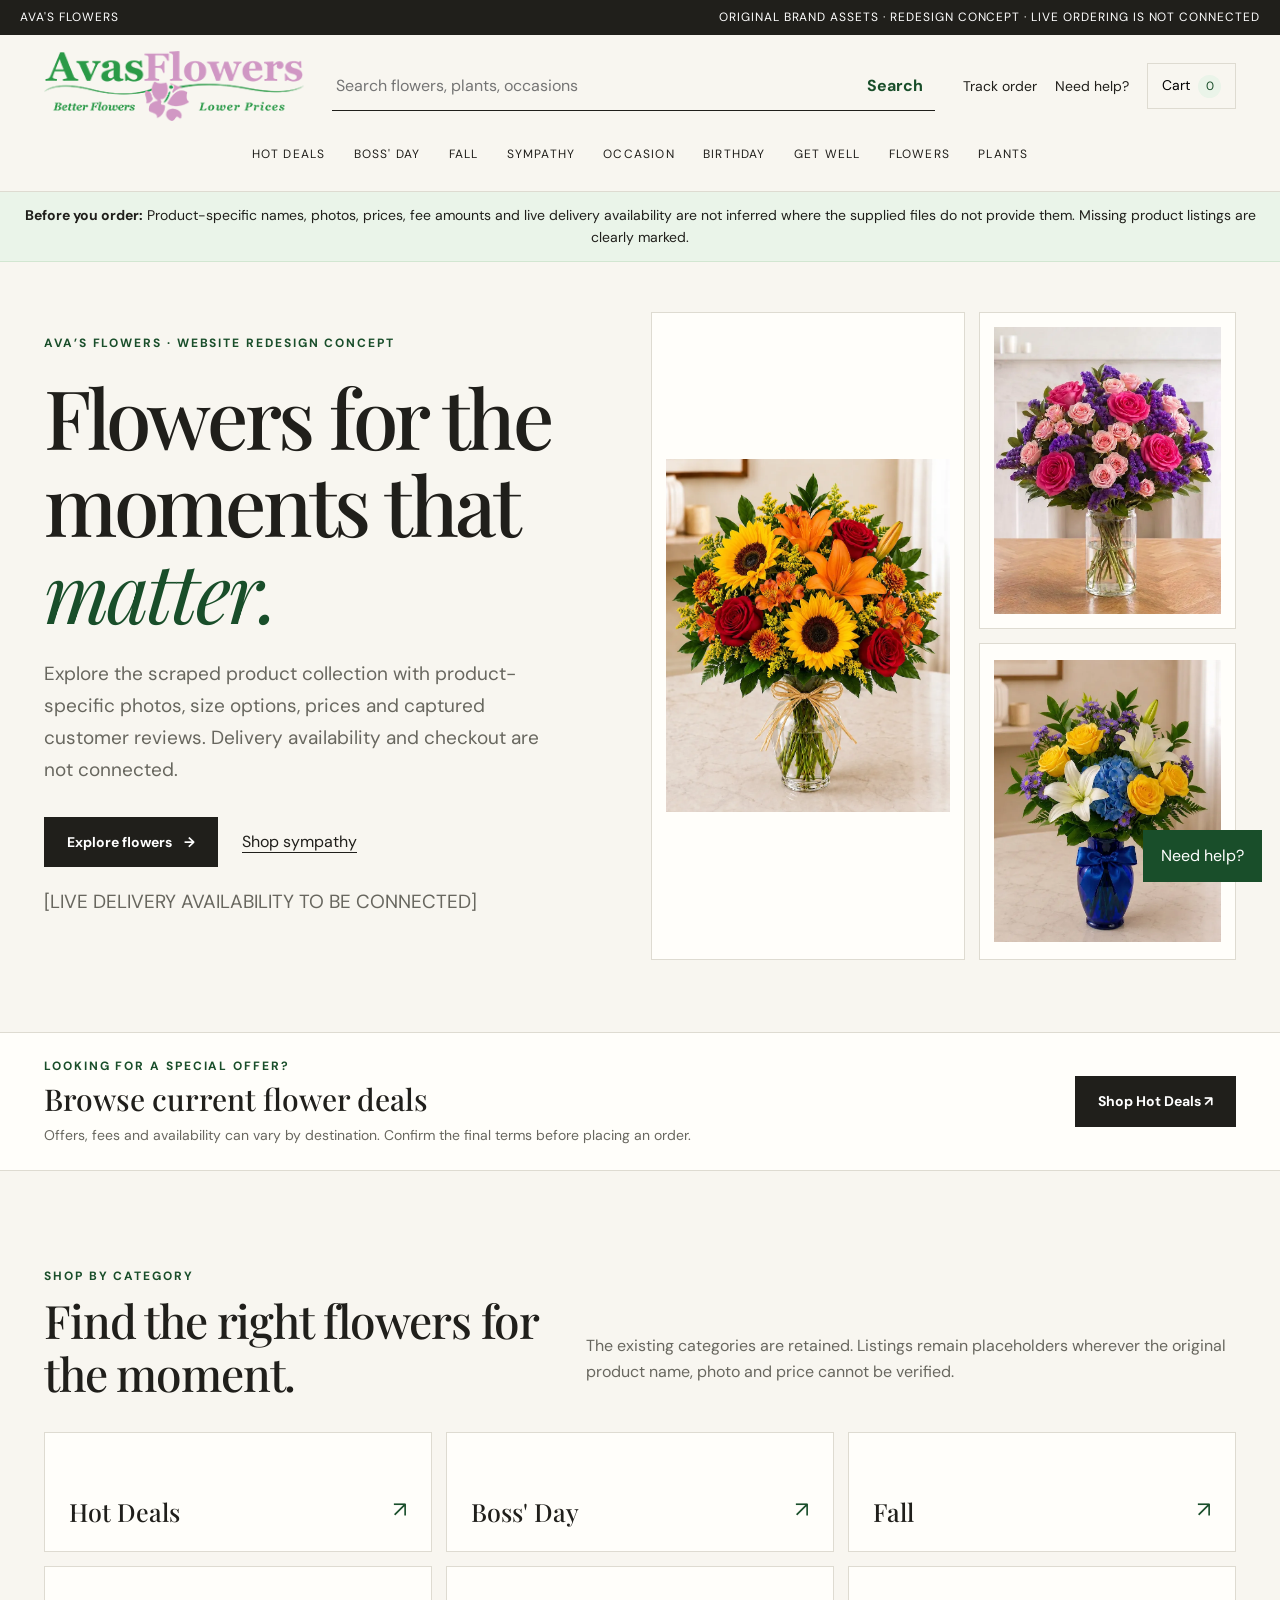
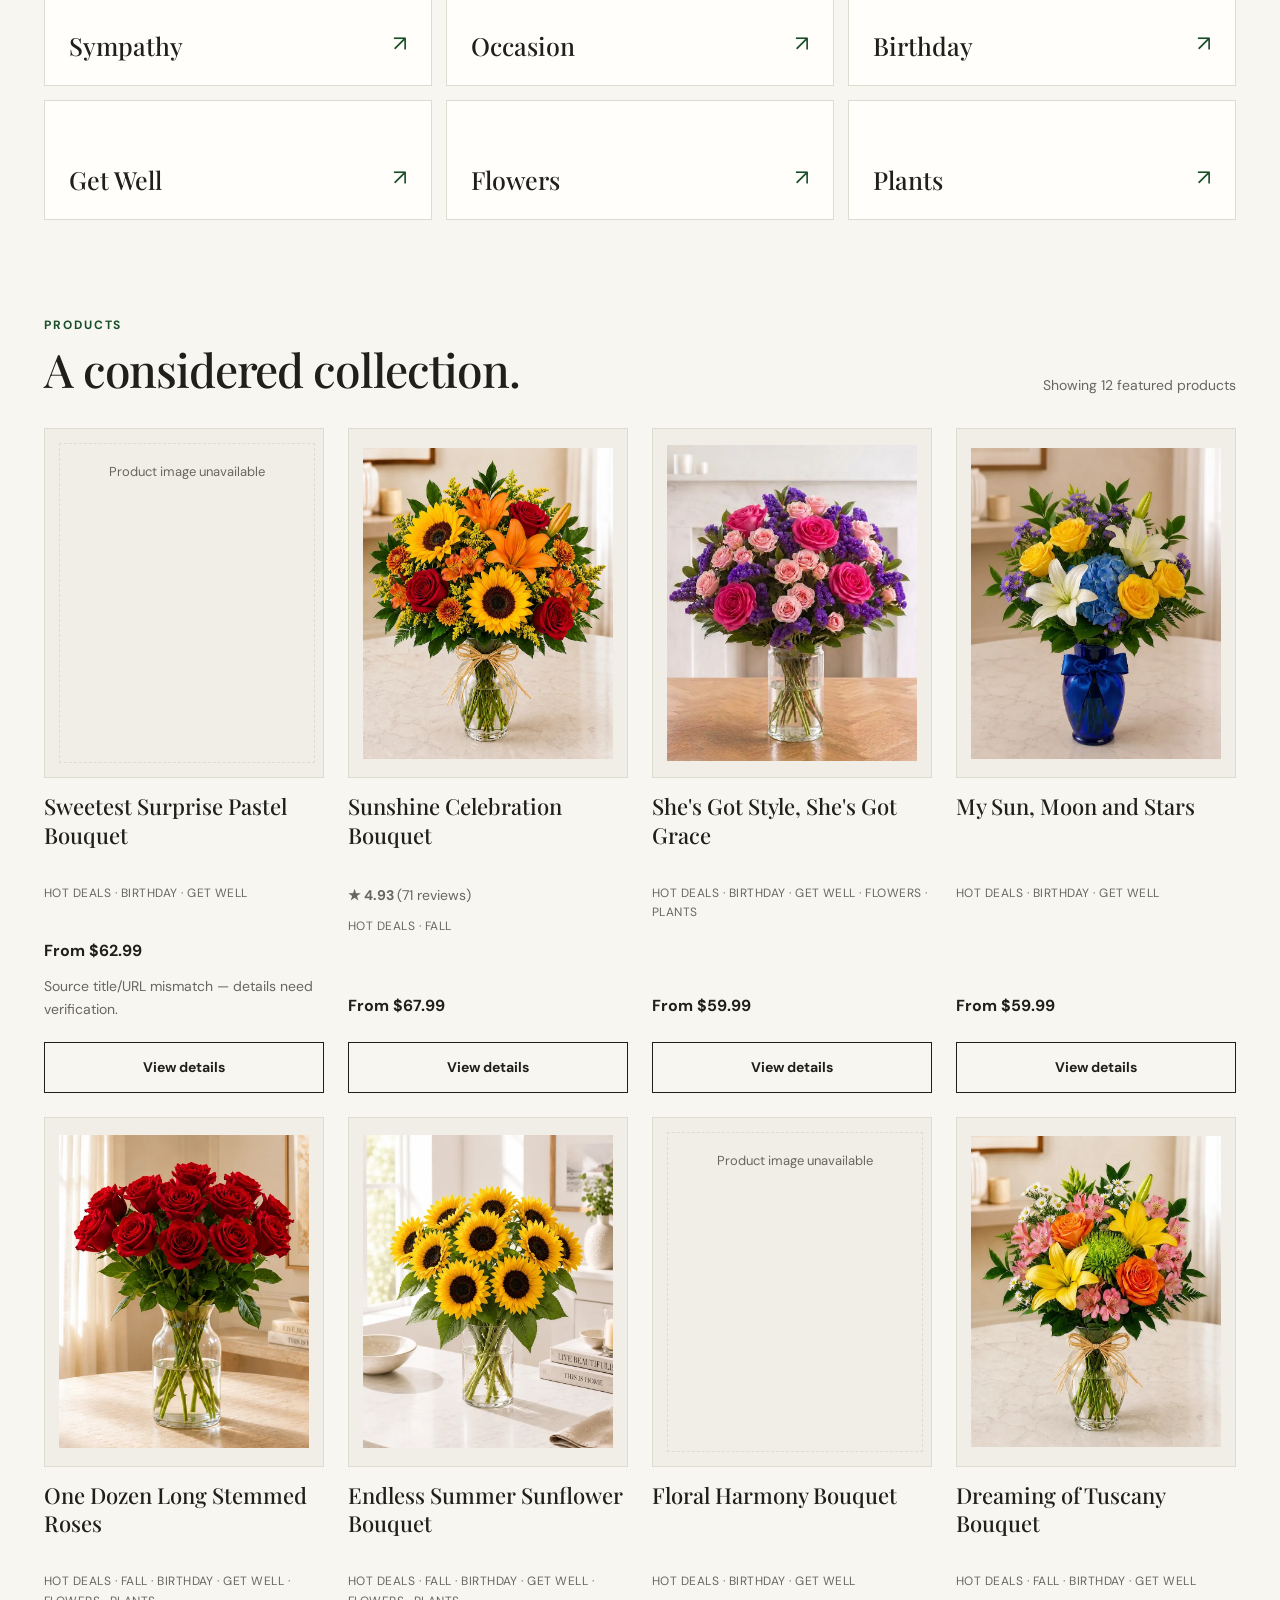
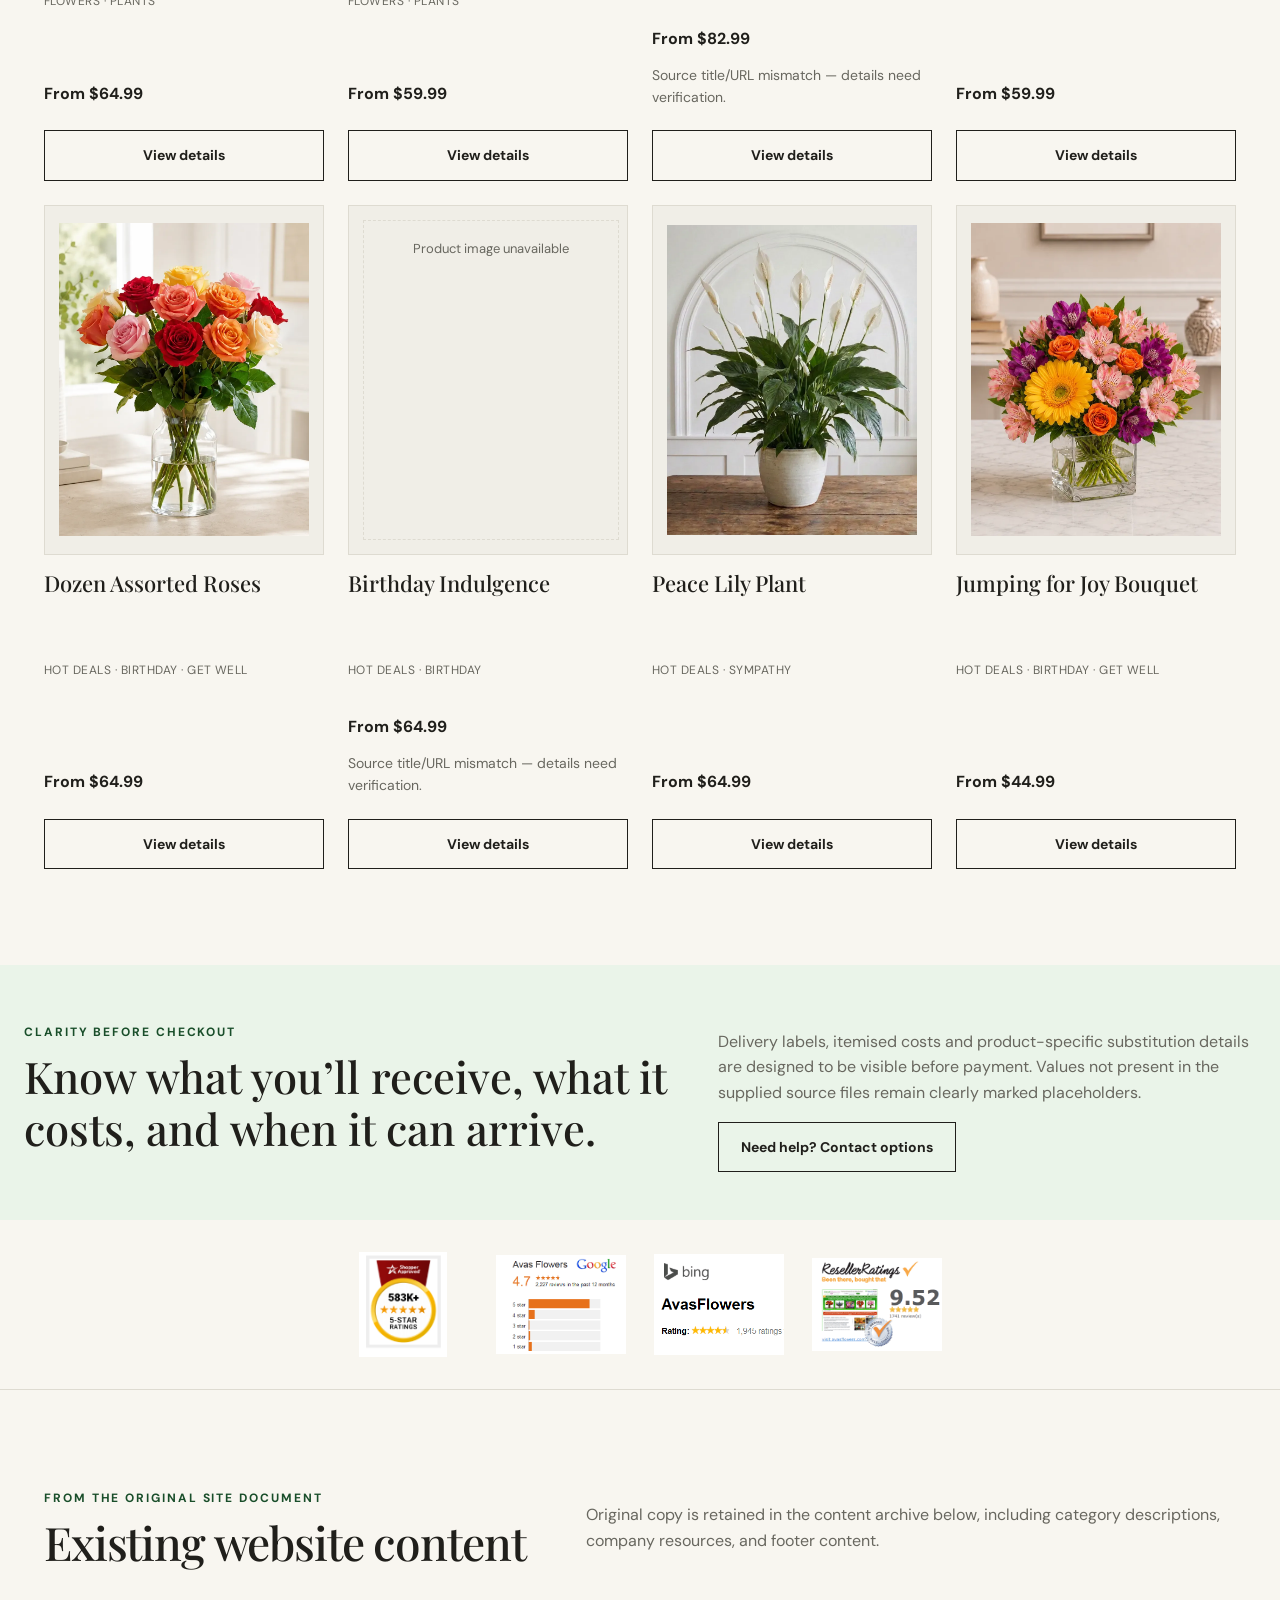
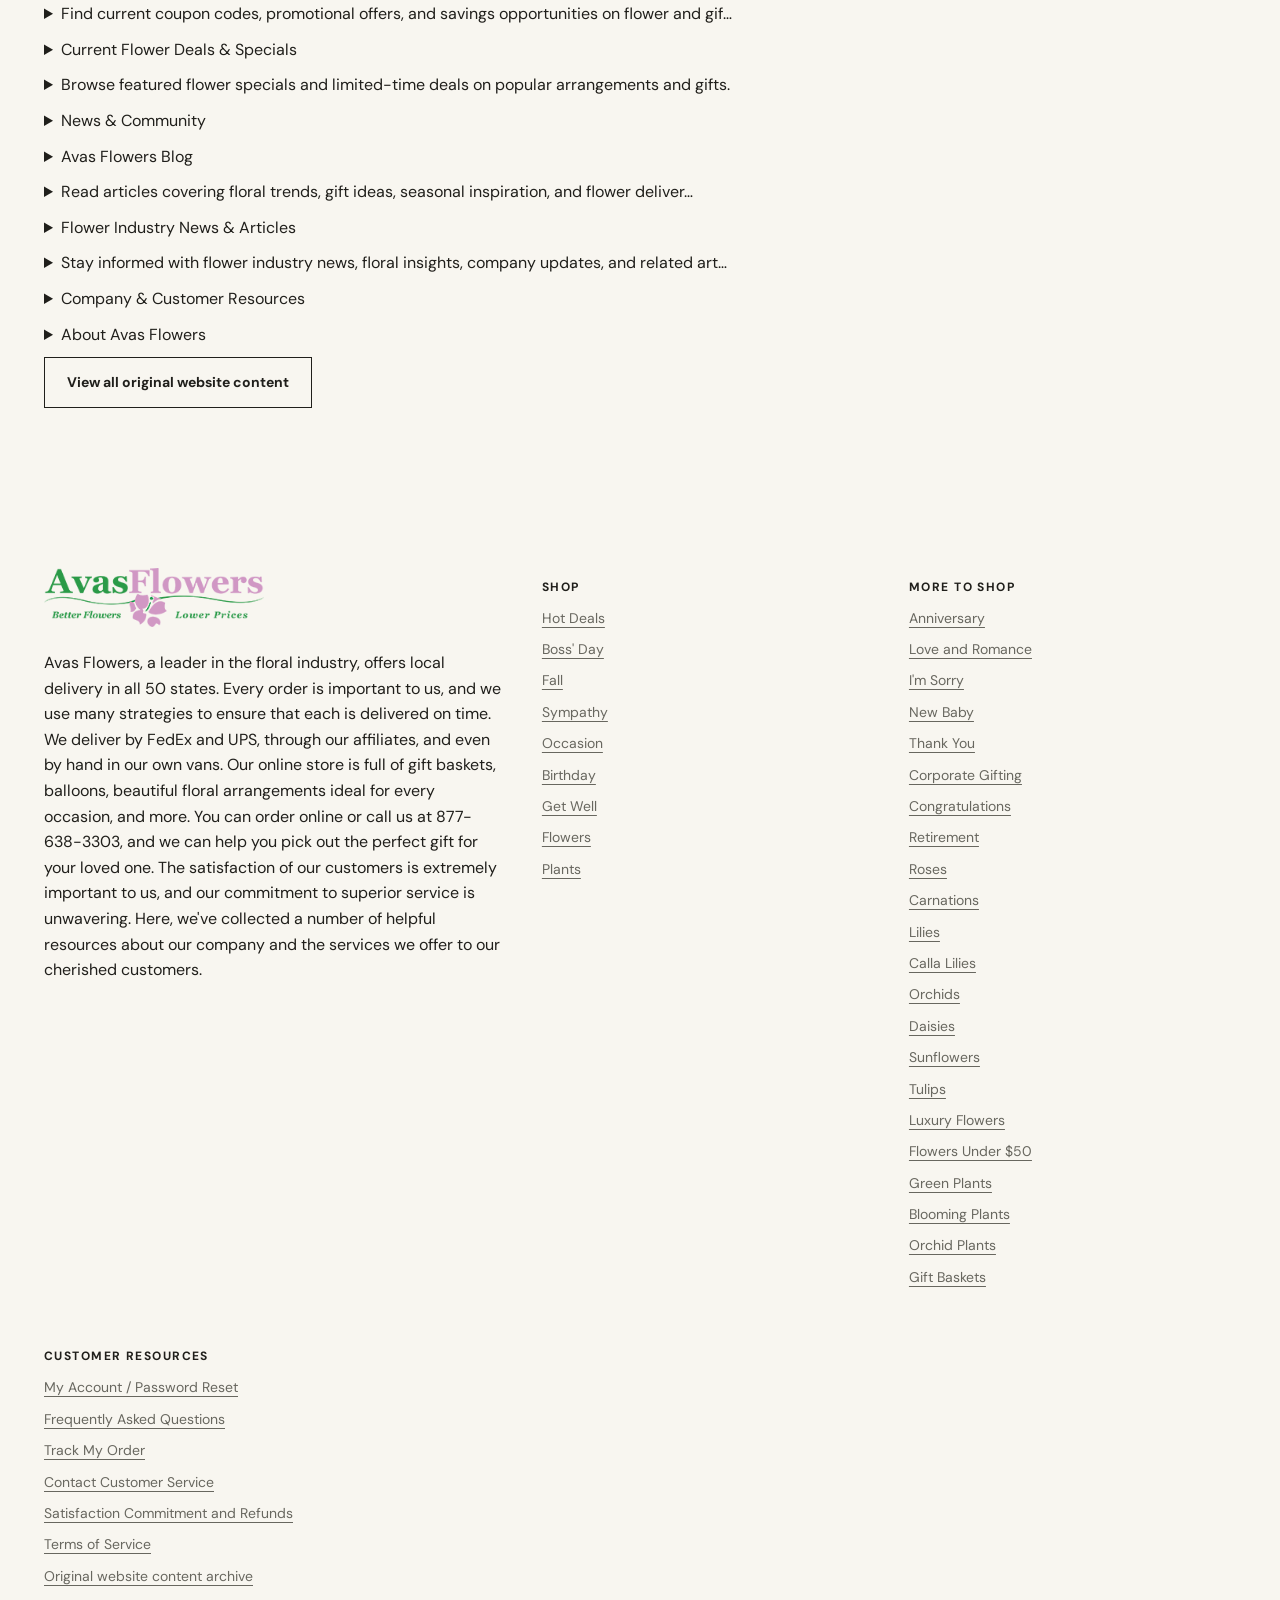
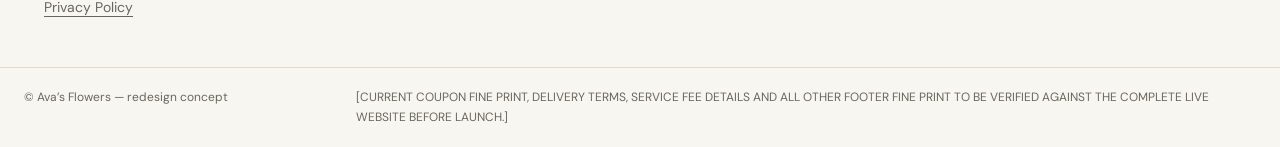
<file: index.html>
<!doctype html>
<html lang="en">
<head>
<meta charset="utf-8"><meta name="viewport" content="width=device-width, initial-scale=1">
<meta name="theme-color" content="#f8f6f0"><meta name="description" content="Shop flowers and gifts for birthdays, sympathy, anniversaries and everyday moments. Browse the Ava’s Flowers redesign concept."><meta property="og:type" content="website"><meta property="og:title" content="Ava’s Flowers — Flowers for the moments that matter"><meta property="og:description" content="Explore flowers and gifts by occasion in the Ava’s Flowers redesign concept."><meta name="color-scheme" content="light">
<title>Ava's Flowers — Website Redesign Concept</title>
<link rel="preconnect" href="https://fonts.googleapis.com"><link rel="preconnect" href="https://fonts.gstatic.com" crossorigin>
<link href="https://fonts.googleapis.com/css2?family=DM+Sans:wght@400;500;600;700&family=Playfair+Display:wght@400;500;600&display=swap" rel="stylesheet">
<link rel="stylesheet" href="styles.css"><script defer src="app.js"></script>
</head>
<body>
<a class="skip-link" href="#main">Skip to content</a>
<div class="announcement"><span>AVA'S FLOWERS</span><span>Original brand assets · redesign concept · live ordering is not connected</span></div>
<header class="site-header" id="top">
 <div class="head-main">
  <button class="icon-button mobile-menu-button" aria-label="Open navigation" aria-expanded="false" aria-controls="category-nav" id="menu-toggle">☰</button>
  <a href="#home" class="brand" aria-label="Ava's Flowers home"><img src="assets/image1.png" width="280" height="75" alt="Avas Flowers original logo from supplied Word document"></a>
  <form class="search" id="search-form" role="search"><label class="sr-only" for="site-search">Search flowers</label><input id="site-search" type="search" placeholder="Search flowers, plants, occasions"><button aria-label="Search">Search</button></form>
  <div class="head-actions"><a href="#track">Track order</a><a href="#help">Need help?</a><button class="cart-link" id="cart-open" aria-label="Open cart">Cart <span id="cart-count">0</span></button></div>
 </div>
 <nav class="category-nav" id="category-nav" aria-label="Shop categories"><a href="#category/Hot%20Deals">Hot Deals</a><a href="#category/Boss'%20Day">Boss' Day</a><a href="#category/Fall">Fall</a><a href="#category/Sympathy">Sympathy</a><a href="#category/Occasion">Occasion</a><a href="#category/Birthday">Birthday</a><a href="#category/Get%20Well">Get Well</a><a href="#category/Flowers">Flowers</a><a href="#category/Plants">Plants</a></nav>
</header>
<div class="notice"><strong>Before you order:</strong> Product-specific names, photos, prices, fee amounts and live delivery availability are not inferred where the supplied files do not provide them. Missing product listings are clearly marked.</div>
<main id="main" tabindex="-1"></main>
<aside class="help-float"><a href="#help">Need help?</a></aside>
<footer id="footer" class="site-footer"></footer>
<div id="toast" class="toast" role="status" aria-live="polite"></div>
</body></html>
</file>
<file: styles.css>
:root{--color-paper:#f8f6f0;--color-white:#fffefa;--color-ink:#201f1b;--color-muted:#68675f;--color-line:#dedbd1;--color-accent:#2A9A47;--color-accent-soft:#eaf4e9;--color-dark-green:#194e2a;--space-1:8px;--space-2:16px;--space-3:24px;--space-4:32px;--space-5:40px;--space-6:48px;--space-8:64px;--space-10:80px;--space-12:96px;--radius-sm:4px;--radius-md:10px;--text-xs:12px;--text-sm:14px;--text-base:16px;--text-lg:19px;--text-xl:24px;--text-2xl:32px;--text-hero:clamp(42px,6.4vw,82px);--font-serif:'Playfair Display',Georgia,serif;--font-sans:'DM Sans',Arial,sans-serif;--content:1240px;--ease:cubic-bezier(.2,.7,.2,1)}
*{box-sizing:border-box}html{scroll-behavior:smooth;scroll-padding-top:150px}body{margin:0;background:var(--color-paper);color:var(--color-ink);font-family:var(--font-sans);font-size:var(--text-base);line-height:1.6}a{color:inherit;text-underline-offset:4px;text-decoration-thickness:1px}button,input,select,textarea{font:inherit}button,a,input,select,textarea{touch-action:manipulation}button{cursor:pointer}button:focus-visible,a:focus-visible,input:focus-visible,select:focus-visible,textarea:focus-visible,summary:focus-visible{outline:3px solid var(--color-dark-green);outline-offset:3px}.sr-only{position:absolute;width:1px;height:1px;padding:0;margin:-1px;overflow:hidden;clip:rect(0,0,0,0);white-space:nowrap;border:0}.skip-link{position:fixed;top:8px;left:8px;z-index:1000;background:var(--color-white);padding:12px;transform:translateY(-160%)}.skip-link:focus{transform:none}.announcement{display:flex;justify-content:space-between;gap:16px;padding:8px max(20px,calc((100% - var(--content))/2));background:var(--color-ink);color:#fff;font-size:var(--text-xs);letter-spacing:.08em;text-transform:uppercase}.site-header{position:sticky;top:0;z-index:50;background:rgba(248,246,240,.97);border-bottom:1px solid var(--color-line);transition:background .2s ease}.site-header.scrolled{background:var(--color-white)}.head-main{max-width:var(--content);margin:auto;min-height:100px;padding:16px 24px;display:grid;grid-template-columns:minmax(160px,260px) minmax(220px,1fr) auto;gap:28px;align-items:center}.brand{display:flex;align-items:center;justify-content:center;min-width:0}.brand img{display:block;width:min(100%,260px);height:auto;object-fit:contain}.search{display:flex;min-width:0;border-bottom:1px solid var(--color-ink)}.search input{width:100%;min-width:0;border:0;background:transparent;padding:12px 4px;outline-offset:-2px}.search button{border:0;background:transparent;padding:12px;color:var(--color-dark-green);font-weight:700}.head-actions{display:flex;align-items:center;gap:18px;font-size:var(--text-sm);white-space:nowrap}.head-actions a{text-decoration:none}.cart-link{border:1px solid var(--color-line);background:transparent;padding:10px 14px;min-height:44px}.cart-link span{display:inline-grid;place-items:center;background:var(--color-accent-soft);color:var(--color-dark-green);border-radius:20px;min-width:23px;height:23px;margin-left:4px;font-size:12px;transition:transform .2s}.cart-link.bump span{transform:scale(1.2)}.category-nav{display:flex;justify-content:center;gap:clamp(12px,2.2vw,32px);padding:0 16px 18px;flex-wrap:wrap}.category-nav a{font-size:var(--text-xs);letter-spacing:.1em;text-transform:uppercase;text-decoration:none;padding:8px 0;border-bottom:1px solid transparent}.category-nav a:hover,.category-nav a:focus-visible{border-color:var(--color-accent)}.mobile-menu-button{display:none}.notice{background:var(--color-accent-soft);border-bottom:1px solid #d2e6d1;padding:12px 24px;text-align:center;font-size:var(--text-sm)}main{min-height:60vh}.container{max-width:var(--content);margin:0 auto;padding:0 24px}.section{padding:var(--space-12) 0}.section-head{display:flex;align-items:end;justify-content:space-between;gap:24px;margin-bottom:32px}.eyebrow,.kicker{font-size:var(--text-xs);text-transform:uppercase;letter-spacing:.16em;color:var(--color-dark-green);font-weight:700}.hero{display:grid;grid-template-columns:1fr 1.05fr;min-height:560px;max-width:var(--content);margin:0 auto;padding:50px 24px 72px;gap:50px;align-items:center}.hero-copy{animation:rise .45s var(--ease) both}.hero h1{font:500 var(--text-hero)/1.06 var(--font-serif);letter-spacing:-.04em;margin:20px 0 24px;max-width:650px}.hero h1 em,h1 em,h2 em{font-weight:400;color:var(--color-dark-green)}.hero-copy>p{max-width:500px;font-size:var(--text-lg);line-height:1.7;color:var(--color-muted)}.hero-actions{display:flex;gap:24px;align-items:center;flex-wrap:wrap;margin-top:30px}.button{display:inline-flex;align-items:center;justify-content:center;gap:12px;min-height:48px;padding:13px 22px;border:1px solid var(--color-ink);background:var(--color-ink);color:#fff;text-decoration:none;font-size:var(--text-sm);font-weight:700;transition:background .18s,color .18s,border-color .18s}.button:hover{background:var(--color-dark-green);border-color:var(--color-dark-green)}.button.secondary{background:transparent;color:var(--color-ink)}.button.secondary:hover{background:var(--color-accent-soft)}.text-link{background:none;border:0;text-decoration:underline;text-underline-offset:5px;padding:12px 0}.hero-art{position:relative;min-height:470px;display:flex;align-items:center;justify-content:center;animation:rise .5s .06s var(--ease) both}.hero-art img{width:100%;max-height:490px;object-fit:contain;display:block}.hero-asset-note{background:var(--color-white);border:1px solid var(--color-line);padding:20px;max-width:480px;width:100%}.hero-asset-note img{width:100%;height:auto}.asset-caption{font-size:var(--text-xs);color:var(--color-muted);margin-top:12px}.section-title{font:500 clamp(30px,3.6vw,48px)/1.15 var(--font-serif);letter-spacing:-.025em;margin:8px 0 0}.intro{max-width:650px;color:var(--color-muted)}.category-grid{display:grid;grid-template-columns:repeat(3,minmax(0,1fr));gap:14px}.category-tile{min-height:120px;background:var(--color-white);border:1px solid var(--color-line);padding:24px;display:flex;align-items:end;justify-content:space-between;gap:12px;text-decoration:none;transition:background .2s,transform .2s}.category-tile strong{font:500 25px/1.2 var(--font-serif)}.category-tile:hover{background:var(--color-accent-soft);transform:translateY(-2px)}.category-tile span{font-size:22px;color:var(--color-dark-green)}.product-grid{display:grid;grid-template-columns:repeat(4,minmax(0,1fr));gap:24px}.product-card{min-width:0}.product-image{aspect-ratio:4/5;border:1px solid var(--color-line);background:#f0eee7;display:grid;place-items:center;padding:22px;overflow:hidden}.product-image img{width:100%;height:100%;object-fit:contain}.placeholder-mark{font:500 26px/1.2 var(--font-serif);color:#77756b;text-align:center}.product-card h3{font:500 22px/1.3 var(--font-serif);margin:14px 0 6px}.product-card p{font-size:var(--text-sm);color:var(--color-muted);margin:0 0 10px}.price-placeholder{font-size:var(--text-sm);font-weight:700}.product-card .button{margin-top:12px;width:100%}.muted-note{font-size:var(--text-sm);color:var(--color-muted)}.trust-band{background:var(--color-accent-soft);padding:48px 24px}.trust-inner{max-width:var(--content);margin:auto;display:grid;grid-template-columns:1.2fr 1fr;gap:48px;align-items:center}.trust-inner h2{font:500 clamp(30px,3.4vw,44px)/1.2 var(--font-serif);margin:8px 0}.trust-inner p{color:var(--color-muted)}.award-strip{display:flex;align-items:center;justify-content:center;gap:28px;flex-wrap:wrap;padding:32px 24px;border-bottom:1px solid var(--color-line)}.award-strip img{max-width:130px;max-height:105px;object-fit:contain}.page-heading{padding:64px 0 36px}.page-heading h1{font:500 clamp(38px,5vw,64px)/1.1 var(--font-serif);margin:12px 0}.page-heading p{max-width:740px;color:var(--color-muted)}.listing-tools{display:flex;justify-content:space-between;align-items:center;gap:16px;flex-wrap:wrap;padding:18px 0;border-top:1px solid var(--color-line);border-bottom:1px solid var(--color-line);margin-bottom:26px}.filters{display:flex;gap:12px;flex-wrap:wrap}.filters label{font-size:var(--text-sm);display:flex;align-items:center;gap:8px}.filters select,.form-field input,.form-field select,.form-field textarea,.field{border:1px solid #aaa79d;background:var(--color-white);padding:12px;min-height:44px;border-radius:var(--radius-sm);max-width:100%}.empty-state{border:1px dashed #b8b4a8;padding:40px;text-align:center;background:var(--color-white)}.empty-state h2{font:500 30px var(--font-serif)}.empty-state p{color:var(--color-muted)}.pagination{display:flex;justify-content:center;gap:8px;margin:36px 0}.pagination button{min-width:44px;min-height:44px;background:transparent;border:1px solid var(--color-line)}.pagination button[aria-current=page]{background:var(--color-ink);color:white}.layout-two{display:grid;grid-template-columns:minmax(0,1.2fr) minmax(280px,.8fr);gap:40px;align-items:start}.panel{background:var(--color-white);border:1px solid var(--color-line);padding:26px}.panel h2,.panel h3{font-family:var(--font-serif);font-weight:500}.field-group{display:grid;gap:7px;margin:16px 0}.field-group label{font-size:var(--text-sm);font-weight:700}.field-group small,.error{font-size:var(--text-sm)}.error{color:#8a2c1f}.date-options{display:grid;grid-template-columns:repeat(2,minmax(0,1fr));gap:12px}.date-choice{border:1px solid var(--color-line);padding:12px;background:var(--color-white);display:flex;gap:10px;align-items:start}.date-choice:has(input:checked){border-color:var(--color-accent);background:var(--color-accent-soft)}.summary-row{display:flex;justify-content:space-between;gap:20px;padding:10px 0;border-bottom:1px solid var(--color-line)}.summary-row.total{font-size:20px;font-weight:700;border-bottom:0}.placeholder-value{font-weight:500;color:var(--color-muted)}.disclosure{border-top:1px solid var(--color-line)}.disclosure details{border-bottom:1px solid var(--color-line)}.disclosure summary{list-style:none;cursor:pointer;padding:18px 0;display:flex;justify-content:space-between;gap:16px;font-weight:700}.disclosure summary::-webkit-details-marker{display:none}.disclosure summary::after{content:'+';font-size:22px;line-height:1;transition:transform .2s}.disclosure details[open] summary::after{transform:rotate(45deg)}.disclosure .detail-body{padding:0 0 20px;color:var(--color-muted);white-space:pre-wrap}.terms-layout{display:grid;grid-template-columns:260px minmax(0,1fr);gap:32px;align-items:start}.terms-toc{position:sticky;top:170px;background:var(--color-white);border:1px solid var(--color-line);padding:18px;max-height:70vh;overflow:auto}.terms-toc h2{font:500 22px var(--font-serif);margin:0 0 12px}.terms-toc a{display:block;font-size:var(--text-sm);padding:7px 0}.terms-content{min-width:0}.terms-content details{padding:0 18px;background:var(--color-white);border:1px solid var(--color-line);margin-bottom:10px}.terms-content summary{font:500 20px/1.4 var(--font-serif);padding:18px 0;cursor:pointer}.terms-content .term-text{white-space:pre-wrap;overflow-wrap:anywhere;padding-bottom:22px}.old-content details{margin-bottom:10px}.old-content .detail-body{white-space:pre-wrap;color:var(--color-ink)}.form-grid{display:grid;grid-template-columns:repeat(2,minmax(0,1fr));gap:0 20px}.span-two{grid-column:1/-1}.footer-main{max-width:var(--content);margin:auto;padding:64px 24px 40px;display:grid;grid-template-columns:1.4fr 1fr 1fr;gap:40px}.footer-brand img{width:220px;max-width:100%;height:auto}.footer-links h2{font-size:var(--text-xs);letter-spacing:.12em;text-transform:uppercase}.footer-links a{display:block;margin:9px 0;color:var(--color-muted);font-size:var(--text-sm)}.footer-bottom{border-top:1px solid var(--color-line);padding:20px 24px;display:flex;justify-content:space-between;gap:16px;flex-wrap:wrap;font-size:var(--text-xs);color:var(--color-muted)}.footer-bottom .legal-note{max-width:900px}.help-float{position:fixed;right:18px;bottom:18px;z-index:40}.help-float a{display:block;background:var(--color-dark-green);color:white;text-decoration:none;padding:13px 18px;min-height:48px}.toast{position:fixed;left:50%;bottom:24px;transform:translate(-50%,20px);opacity:0;pointer-events:none;background:var(--color-ink);color:#fff;padding:12px 18px;z-index:100;transition:opacity .2s,transform .2s}.toast.show{opacity:1;transform:translate(-50%,0)}.reveal{opacity:0;transform:translateY(12px);transition:opacity .4s var(--ease),transform .4s var(--ease)}.reveal.visible{opacity:1;transform:none}.callout{border-left:3px solid var(--color-accent);background:var(--color-accent-soft);padding:16px 20px}.mobile-sticky{display:none}
@keyframes rise{from{opacity:0;transform:translateY(12px)}to{opacity:1;transform:translateY(0)}}
@media(max-width:1050px){.head-main{grid-template-columns:200px minmax(180px,1fr) auto;gap:16px}.head-actions{gap:10px}.head-actions a:nth-child(2){display:none}.product-grid{grid-template-columns:repeat(2,minmax(0,1fr))}.hero{gap:28px}.hero-art{min-height:360px}.terms-layout{grid-template-columns:220px minmax(0,1fr)}}
@media(max-width:700px){html{scroll-padding-top:120px}.announcement{font-size:10px;padding:7px 12px}.announcement span:last-child{display:none}.head-main{grid-template-columns:44px 1fr auto;min-height:75px;padding:10px 14px;gap:10px}.mobile-menu-button{display:block;min-width:44px;min-height:44px;background:transparent;border:1px solid var(--color-line)}.brand img{width:170px;max-height:55px}.search{display:flex;grid-column:1/-1;grid-row:2;width:100%;max-width:none}.head-actions{gap:10px}.head-actions>a{display:none}.cart-link{padding:8px 10px}.category-nav{display:none;flex-direction:column;align-items:stretch;gap:0;padding:0 18px 16px}.category-nav.open{display:flex}.category-nav a{padding:12px 2px;border-bottom:1px solid var(--color-line)}.notice{text-align:left;padding:10px 14px;font-size:12px}.container{padding:0 18px}.hero{grid-template-columns:1fr;padding:38px 18px 42px;gap:22px;min-height:0}.hero h1{font-size:clamp(42px,12vw,60px)}.hero-copy>p{font-size:17px}.hero-art{min-height:0}.hero-art img{max-height:260px}.section{padding:56px 0}.section-head{display:block}.category-grid{grid-template-columns:1fr 1fr;gap:10px}.category-tile{padding:16px;min-height:105px}.category-tile strong{font-size:20px}.product-grid{grid-template-columns:repeat(2,minmax(0,1fr));gap:24px 12px}.product-card h3{font-size:19px}.product-image{padding:12px}.trust-inner{grid-template-columns:1fr;gap:18px}.award-strip{gap:18px;padding:26px 16px}.award-strip img{max-width:90px;max-height:75px}.page-heading{padding:44px 0 26px}.page-heading h1{font-size:42px}.layout-two,.terms-layout{grid-template-columns:1fr;gap:20px}.terms-toc{position:static;max-height:none}.form-grid{grid-template-columns:1fr}.span-two{grid-column:auto}.panel{padding:18px}.date-options{grid-template-columns:1fr}.footer-main{grid-template-columns:1fr 1fr;padding:42px 18px 30px;gap:28px 18px}.footer-brand{grid-column:1/-1}.footer-bottom{padding:18px}.help-float{right:10px;bottom:10px}.help-float a{padding:10px 14px}.mobile-sticky{display:flex;position:sticky;bottom:0;z-index:30;justify-content:space-between;align-items:center;gap:16px;padding:12px 16px;background:var(--color-white);border-top:1px solid var(--color-line)}.mobile-sticky .button{flex:1}.hide-mobile{display:none!important}}
@media(prefers-reduced-motion:reduce){*,*::before,*::after{scroll-behavior:auto!important;animation-duration:.01ms!important;animation-iteration-count:1!important;transition-duration:.01ms!important}.reveal{opacity:1;transform:none}}

/* Scraped catalog presentation */
.catalog-image-link{display:block;text-decoration:none}.product-card h3 a{text-decoration:none}.product-card h3 a:hover{text-decoration:underline;text-underline-offset:4px}.product-rating{color:#9a6b16;font-size:14px;font-weight:700;margin:4px 0 8px}.product-rating span{color:var(--color-muted);font-weight:400}.product-rating.large{font-size:18px;margin:14px 0}.product-category-label{font-size:12px!important;letter-spacing:.04em;text-transform:uppercase}.product-price{font-weight:700;margin:8px 0 12px}.review-item{padding:14px 0;border-bottom:1px solid var(--color-line)}.review-item:last-child{border-bottom:0}.review-item p{margin:6px 0 10px;color:var(--color-ink)}.review-stars{color:#9a6b16;letter-spacing:2px}.inline-search{max-width:540px;margin-top:20px}.inline-search input{flex:1;min-width:0}.inline-search .button{align-self:center}@media(max-width:800px){.product-grid{grid-template-columns:repeat(2,minmax(0,1fr));gap:18px}.product-card h3{font-size:18px}.product-image{padding:10px}.inline-search{width:100%}}@media(max-width:480px){.product-grid{grid-template-columns:repeat(2,minmax(0,1fr));gap:12px}.product-card .button{padding:10px 8px;font-size:12px}.product-card h3{font-size:16px}.product-rating{font-size:12px}}

/* Product image failure state */
.image-fallback{width:100%;height:100%;min-height:140px;display:grid;place-items:center;padding:18px;background:#f0eee7;color:var(--color-muted);text-align:center;font-size:13px;border:1px dashed var(--color-line)}
.product-image>.image-fallback{aspect-ratio:4/5}

/* Product-photo hero; replaces the old-site screenshot with verified catalog imagery */
.hero-product-collage{display:grid;grid-template-columns:1.1fr .9fr;grid-template-rows:1fr 1fr;gap:14px;min-height:470px;align-items:stretch}
.hero-product-photo{display:block;min-width:0;min-height:0;overflow:hidden;background:var(--color-white);border:1px solid var(--color-line);padding:14px}
.hero-product-photo img{width:100%;height:100%;max-height:none;object-fit:contain;display:block}
.hero-product-photo-1{grid-row:1/3;min-height:400px}
.hero-product-photo-2,.hero-product-photo-3{min-height:0}
@media(max-width:700px){.hero-product-collage{grid-template-columns:1fr 1fr;grid-template-rows:230px 150px;min-height:0;gap:10px}.hero-product-photo{padding:8px}.hero-product-photo-1{grid-row:1/2;grid-column:1/3;min-height:0}.hero-product-photo-2,.hero-product-photo-3{min-height:0}}


/* Product catalog alignment: consistent photo frames and equal-height cards */
.product-grid{align-items:stretch}
.product-card{display:flex;flex-direction:column;height:100%;min-width:0}
.catalog-image-link{width:100%;flex:0 0 auto}
.product-image{width:100%;aspect-ratio:4/5;height:auto;min-height:0;padding:14px}
.product-image img,.product-image .image-fallback{display:block;width:100%;height:100%;min-height:0;object-fit:contain}
.product-card h3{display:-webkit-box;-webkit-box-orient:vertical;-webkit-line-clamp:3;overflow:hidden;min-height:calc(1.3em * 3);margin:14px 0 6px}
.product-card .product-rating{min-height:1.5em}
.product-card .product-category-label{min-height:2.8em;display:-webkit-box;-webkit-box-orient:vertical;-webkit-line-clamp:2;overflow:hidden}
.product-card .product-price{margin-top:auto;padding-top:10px}
.product-card .button{display:flex;align-items:center;justify-content:center;min-height:46px;margin-top:12px}
@media(max-width:700px){.product-image{padding:10px}.product-card h3{min-height:calc(1.3em * 3)}.product-card .button{min-height:42px}}


/* Accessible, compact cart quantity controls */
.cart-quantity{display:inline-flex;align-items:center;gap:10px;margin-top:10px;font-size:var(--text-sm);color:var(--color-muted)}
.cart-quantity button{display:inline-grid;place-items:center;width:36px;height:36px;border:1px solid var(--color-line);background:var(--color-white);color:var(--color-ink);font-size:20px;line-height:1}
.cart-quantity button:disabled{opacity:.45;cursor:not-allowed}
.cart-quantity button:hover:not(:disabled){background:var(--color-accent-soft);border-color:var(--color-accent)}
@media(max-width:700px){.cart-quantity button{width:44px;height:44px}}
@media(max-width:700px){.container,.layout-two,.layout-two>*{width:100%;min-width:0;max-width:100%}.panel{width:100%;min-width:0;max-width:100%}.field-group,.field,.form-field input,.form-field select,.form-field textarea{min-width:0;max-width:100%}.form-grid,.form-grid>*{min-width:0;max-width:100%}}


/* Filter toolbar and page navigation */
#catalog-filter-form{align-items:center}
#catalog-filter-form .filters{align-items:center;gap:12px}
#catalog-filter-form .filters label{gap:7px;flex-wrap:wrap}
#catalog-filter-form .field{width:105px;min-width:90px;padding:9px 10px}
#catalog-filter-form select{max-width:190px}
.pagination{align-items:center;flex-wrap:wrap}
.pagination button:disabled{opacity:.35;cursor:not-allowed}
.pagination button[aria-current=page]{background:var(--color-ink);color:#fff;border-color:var(--color-ink)}
.cart-line{gap:20px;align-items:center;padding:18px 0;border-bottom:1px solid var(--color-line)}
.cart-line>div:last-child{display:flex;flex-direction:column;align-items:flex-end;gap:8px}
.cart-line .text-link{padding:5px 0}
#checkout-button:disabled{opacity:.45;cursor:not-allowed}
.recently-viewed .product-grid{grid-template-columns:repeat(4,minmax(0,1fr))}
@media(max-width:700px){
 #catalog-filter-form{align-items:stretch}
 #catalog-filter-form .filters{display:grid;grid-template-columns:repeat(2,minmax(0,1fr));width:100%}
 #catalog-filter-form .filters label{display:flex;flex-direction:column;align-items:stretch}
 #catalog-filter-form .field,#catalog-filter-form select{width:100%;max-width:none;min-width:0}
 #catalog-filter-form .filters .button,#catalog-filter-form .filters .text-link{width:100%;min-height:44px}
 .cart-line{align-items:flex-start}
 .recently-viewed .product-grid{grid-template-columns:repeat(2,minmax(0,1fr))}
}
@media(prefers-reduced-motion:reduce){
 html{scroll-behavior:auto}
 *,*::before,*::after{animation-duration:.01ms!important;animation-iteration-count:1!important;scroll-behavior:auto!important;transition-duration:.01ms!important}
}

/* Low-key promotional strip keeps offers visible without inventing coupon promises */
.promotion-strip{background:var(--color-white);border-top:1px solid var(--color-line);border-bottom:1px solid var(--color-line);padding:24px 0}
.promotion-inner{display:flex;align-items:center;justify-content:space-between;gap:24px}
.promotion-inner strong{display:block;font:500 clamp(22px,2.4vw,30px)/1.2 var(--font-serif);margin-top:5px}
.promotion-inner p{font-size:var(--text-sm);color:var(--color-muted);margin:7px 0 0}
@media(max-width:700px){.promotion-inner{align-items:flex-start;flex-direction:column}.promotion-inner .button{width:100%}}
</file>
